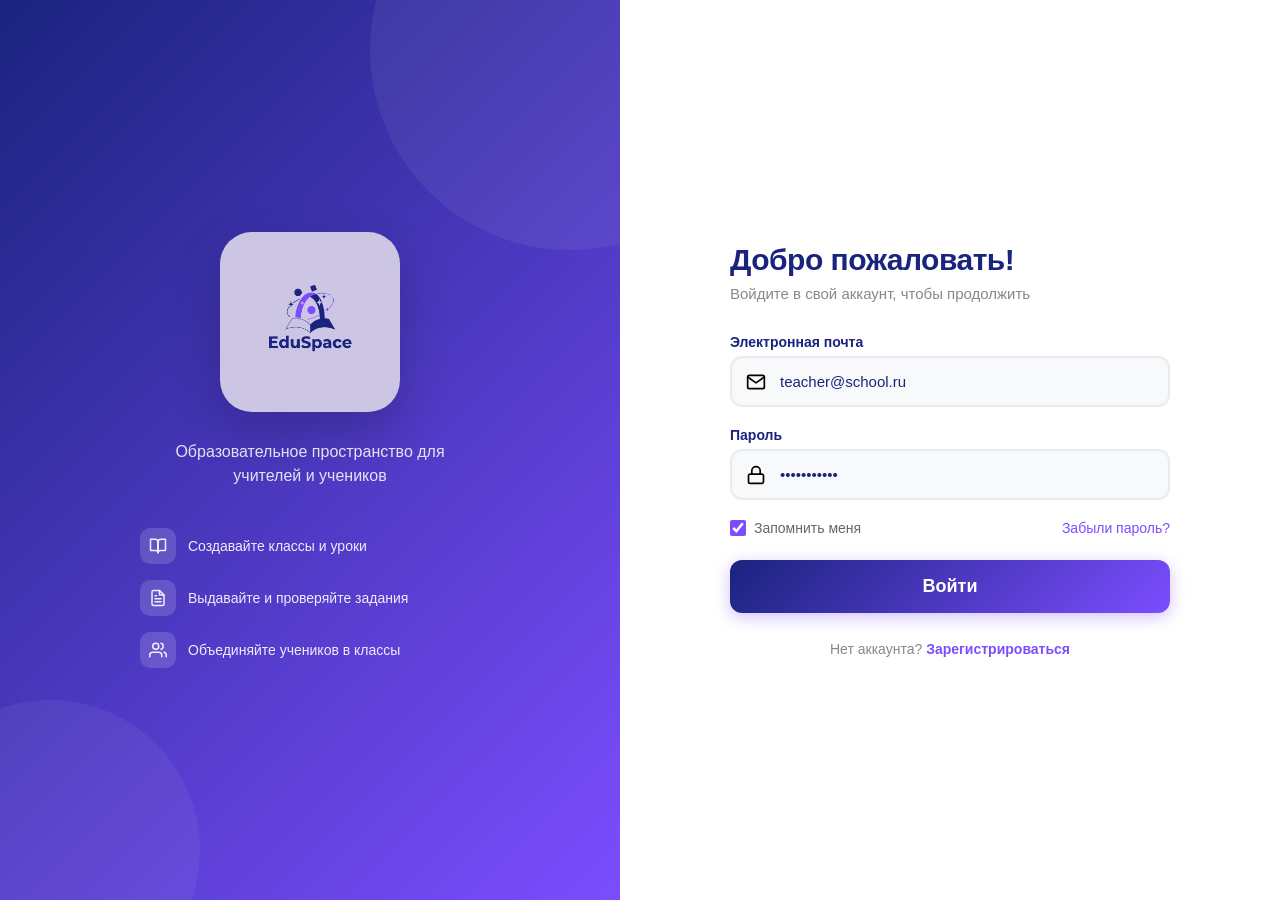
<file: index.html>
<!DOCTYPE html>
<html lang="ru">
<head>
<meta charset="UTF-8">
<meta name="viewport" content="width=device-width, initial-scale=1.0">
<link rel="stylesheet" href="css/login.css">
<title>Index</title>
</head>
<body>
  <div class="login-wrapper">

    <aside class="brand-side">
      <div class="brand-content">
        <div class="brand-logo">
          <img src="assets/logo.png" alt="EduSpace">
        </div>
        <p class="tagline">Образовательное пространство для учителей и учеников</p>

        <div class="brand-features">
          <div class="brand-feature">
            <div class="feature-icon">
              <svg>
                <use href="assets/icons.svg#book-icon"/>
              </svg>
            </div>
            Создавайте классы и уроки
          </div>
          <div class="brand-feature">
            <div class="feature-icon">
              <svg>
                <use href="assets/icons.svg#tasks-icon"/>
              </svg>
            </div>
            Выдавайте и проверяйте задания
          </div>
          <div class="brand-feature">
            <div class="feature-icon">
              <svg>
                <use href="assets/icons.svg#students-icon"/>
              </svg>
            </div>
            Объединяйте учеников в классы
          </div>
        </div>
      </div>
    </aside>

    <div class="form-side">
      <div class="form-container">
        <div class="form-header">
          <h2>Добро пожаловать!</h2>
          <p>Войдите в свой аккаунт, чтобы продолжить</p>
        </div>

        <form action="classes.html" method="get">
          <div class="form-group">
            <label for="email">Электронная почта</label>
            <div class="input-wrapper">
              <svg class="input-icon">
                <use href="assets/icons.svg#email-icon"/>
              </svg>
              <input id="email" type="email" placeholder="teacher@school.ru" value="teacher@school.ru">
            </div>
          </div>

          <div class="form-group">
            <label for="password">Пароль</label>
            <div class="input-wrapper">
              <svg class="input-icon">
                  <use href="assets/icons.svg#password-icon"/>
              </svg>
              <input id="password" type="password" placeholder="••••••••" value="password123">
            </div>
          </div>

          <div class="form-options">
            <label class="remember">
              <input type="checkbox" checked>
              Запомнить меня
            </label>
            <a href="#">Забыли пароль?</a>
          </div>

          <button type="submit" class="btn-primary">Войти</button>
        </form>

        <div class="divider">
          <div class="divider-line"></div>
          <div class="divider-text">или</div>
          <div class="divider-line"></div>
        </div>

        <div class="footer-text">
          Нет аккаунта? <a href="#">Зарегистрироваться</a>
        </div>
      </div>
    </div>

  </div>
</body>
</html>
</file>
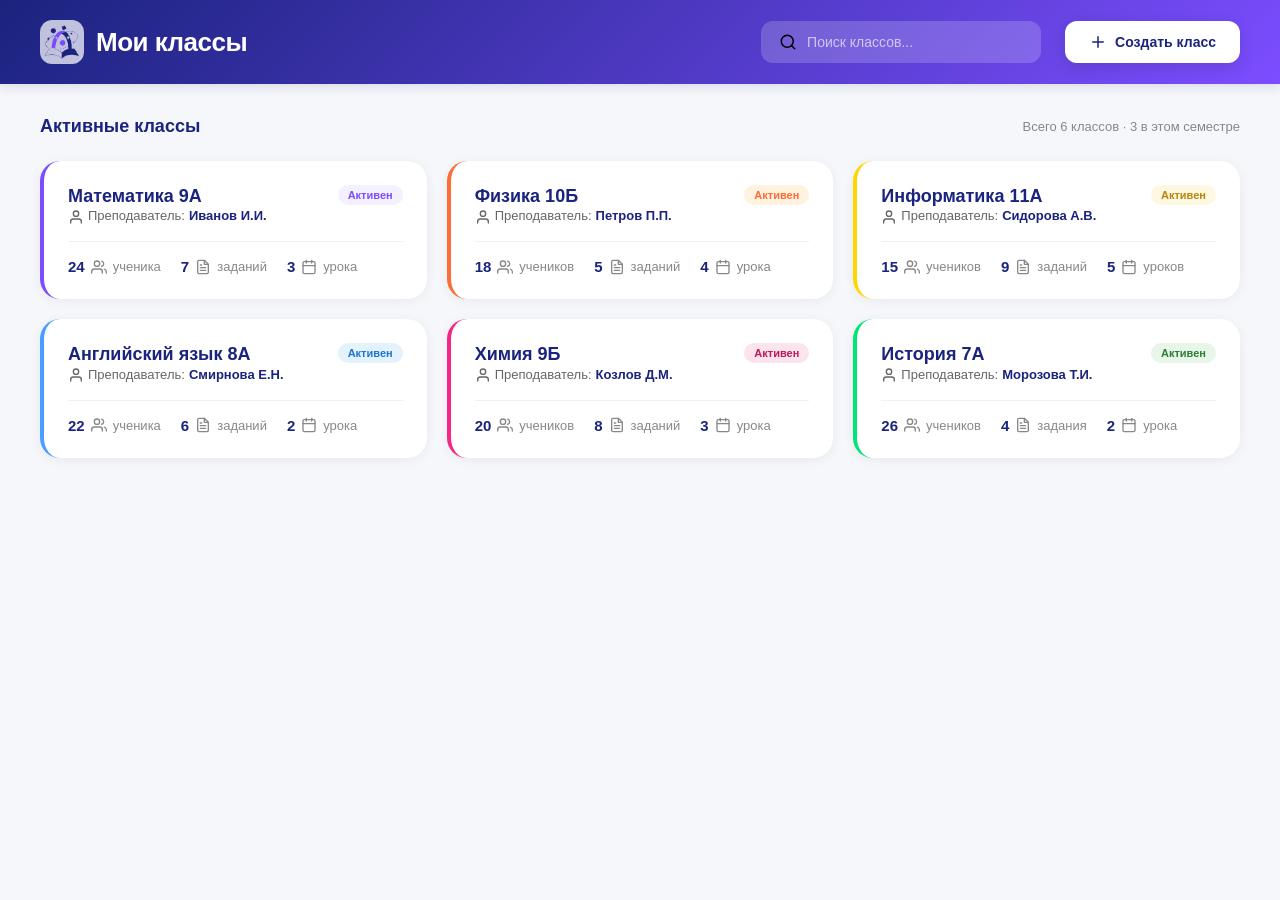
<file: classes.html>
<!DOCTYPE html>
<html lang="ru">
<head>
<meta charset="UTF-8">
<meta name="viewport" content="width=device-width, initial-scale=1.0">
<link rel="stylesheet" href="css/classes.css">
<script src="js/classes.js" defer></script>
<title>Мои классы - EduSpace</title>
</head>
<body>
  <div class="app-wrapper">

    <header class="app-header">
      <div class="header-brand">
        <div class="header-logo">
          <img src="assets/icon.png" alt="EduSpace">
        </div>
        <h1>Мои классы</h1>
      </div>

      <div class="header-search">
        <svg><use href="assets/icons.svg#search-icon"/></svg>
        <input type="text" placeholder="Поиск классов...">
      </div>

      <div class="header-actions">
        <button class="header-btn" aria-label="Поиск">
          <svg><use href="assets/icons.svg#search-icon"/></svg>
        </button>
        <button class="header-btn" aria-label="Профиль">
          <svg><use href="assets/icons.svg#profile-icon"/></svg>
        </button>

        <button class="btn-create">
          <svg><use href="assets/icons.svg#add-icon"/></svg>
          <span>Создать класс</span>
        </button>
      </div>
    </header>

    <main class="main-content">
      <div class="section-title">
        <span>Активные классы</span>
        <span class="count">
          <span class="count-mobile">6 классов</span>
          <span class="count-desktop">Всего 6 классов · 3 в этом семестре</span>
        </span>
      </div>

      <div class="class-list">

        <div class="class-card">
          <div class="card-top">
            <div class="class-name">Математика 9А</div>
            <div class="class-badge">Активен</div>
          </div>
          <div class="class-teacher">
            <svg><use href="assets/icons.svg#teacher-icon"/></svg>
            <span class="teacher-prefix">Преподаватель: </span>
            <strong>Иванов И.И.</strong>
          </div>
          <div class="class-stats">
            <div class="stat-item">
              <svg><use href="assets/icons.svg#students-icon"/></svg>
              <span class="stat-value">24</span>
              <span class="stat-label">ученика</span>
            </div>
            <div class="stat-item">
              <svg><use href="assets/icons.svg#tasks-icon"/></svg>
              <span class="stat-value">7</span>
              <span class="stat-label">заданий</span>
            </div>
            <div class="stat-item">
              <svg><use href="assets/icons.svg#lessons-icon"/></svg>
              <span class="stat-value">3</span>
              <span class="stat-label">урока</span>
            </div>
          </div>
        </div>

        <div class="class-card card-orange">
          <div class="card-top">
            <div class="class-name">Физика 10Б</div>
            <div class="class-badge" style="background:#fff3e0; color:#ff6b35;">Активен</div>
          </div>
          <div class="class-teacher">
            <svg><use href="assets/icons.svg#teacher-icon"/></svg>
            <span class="teacher-prefix">Преподаватель: </span>
            <strong>Петров П.П.</strong>
          </div>
          <div class="class-stats">
            <div class="stat-item">
              <svg><use href="assets/icons.svg#students-icon"/></svg>
              <span class="stat-value">18</span>
              <span class="stat-label">учеников</span>
            </div>
            <div class="stat-item">
              <svg><use href="assets/icons.svg#tasks-icon"/></svg>
              <span class="stat-value">5</span>
              <span class="stat-label">заданий</span>
            </div>
            <div class="stat-item">
              <svg><use href="assets/icons.svg#lessons-icon"/></svg>
              <span class="stat-value">4</span>
              <span class="stat-label">урока</span>
            </div>
          </div>
        </div>

        <div class="class-card card-gold">
          <div class="card-top">
            <div class="class-name">Информатика 11А</div>
            <div class="class-badge" style="background:#fff8e1; color:#b8860b;">Активен</div>
          </div>
          <div class="class-teacher">
            <svg><use href="assets/icons.svg#teacher-icon"/></svg>
            <span class="teacher-prefix">Преподаватель: </span>
            <strong>Сидорова А.В.</strong>
          </div>
          <div class="class-stats">
            <div class="stat-item">
              <svg><use href="assets/icons.svg#students-icon"/></svg>
              <span class="stat-value">15</span>
              <span class="stat-label">учеников</span>
            </div>
            <div class="stat-item">
              <svg><use href="assets/icons.svg#tasks-icon"/></svg>
              <span class="stat-value">9</span>
              <span class="stat-label">заданий</span>
            </div>
            <div class="stat-item">
              <svg><use href="assets/icons.svg#lessons-icon"/></svg>
              <span class="stat-value">5</span>
              <span class="stat-label">уроков</span>
            </div>
          </div>
        </div>

        <div class="class-card card-blue">
          <div class="card-top">
            <div class="class-name">Английский язык 8А</div>
            <div class="class-badge" style="background:#e3f2fd; color:#1976d2;">Активен</div>
          </div>
          <div class="class-teacher">
            <svg><use href="assets/icons.svg#teacher-icon"/></svg>
            <span class="teacher-prefix">Преподаватель: </span>
            <strong>Смирнова Е.Н.</strong>
          </div>
          <div class="class-stats">
            <div class="stat-item">
              <svg><use href="assets/icons.svg#students-icon"/></svg>
              <span class="stat-value">22</span>
              <span class="stat-label">ученика</span>
            </div>
            <div class="stat-item">
              <svg><use href="assets/icons.svg#tasks-icon"/></svg>
              <span class="stat-value">6</span>
              <span class="stat-label">заданий</span>
            </div>
            <div class="stat-item">
              <svg><use href="assets/icons.svg#lessons-icon"/></svg>
              <span class="stat-value">2</span>
              <span class="stat-label">урока</span>
            </div>
          </div>
        </div>

        <div class="class-card card-pink">
          <div class="card-top">
            <div class="class-name">Химия 9Б</div>
            <div class="class-badge" style="background:#fce4ec; color:#c2185b;">Активен</div>
          </div>
          <div class="class-teacher">
            <svg><use href="assets/icons.svg#teacher-icon"/></svg>
            <span class="teacher-prefix">Преподаватель: </span>
            <strong>Козлов Д.М.</strong>
          </div>
          <div class="class-stats">
            <div class="stat-item">
              <svg><use href="assets/icons.svg#students-icon"/></svg>
              <span class="stat-value">20</span>
              <span class="stat-label">учеников</span>
            </div>
            <div class="stat-item">
              <svg><use href="assets/icons.svg#tasks-icon"/></svg>
              <span class="stat-value">8</span>
              <span class="stat-label">заданий</span>
            </div>
            <div class="stat-item">
              <svg><use href="assets/icons.svg#lessons-icon"/></svg>
              <span class="stat-value">3</span>
              <span class="stat-label">урока</span>
            </div>
          </div>
        </div>

        <div class="class-card card-green">
          <div class="card-top">
            <div class="class-name">История 7А</div>
            <div class="class-badge" style="background:#e8f5e9; color:#2e7d32;">Активен</div>
          </div>
          <div class="class-teacher">
            <svg><use href="assets/icons.svg#teacher-icon"/></svg>
            <span class="teacher-prefix">Преподаватель: </span>
            <strong>Морозова Т.И.</strong>
          </div>
          <div class="class-stats">
            <div class="stat-item">
              <svg><use href="assets/icons.svg#students-icon"/></svg>
              <span class="stat-value">26</span>
              <span class="stat-label">учеников</span>
            </div>
            <div class="stat-item">
              <svg><use href="assets/icons.svg#tasks-icon"/></svg>
              <span class="stat-value">4</span>
              <span class="stat-label">задания</span>
            </div>
            <div class="stat-item">
              <svg><use href="assets/icons.svg#lessons-icon"/></svg>
              <span class="stat-value">2</span>
              <span class="stat-label">урока</span>
            </div>
          </div>
        </div>

      </div>
    </main>

    <button class="fab" aria-label="Создать класс">
      <svg><use href="assets/icons.svg#add-icon"/></svg>
    </button>

  </div>
</body>
</html>
</file>
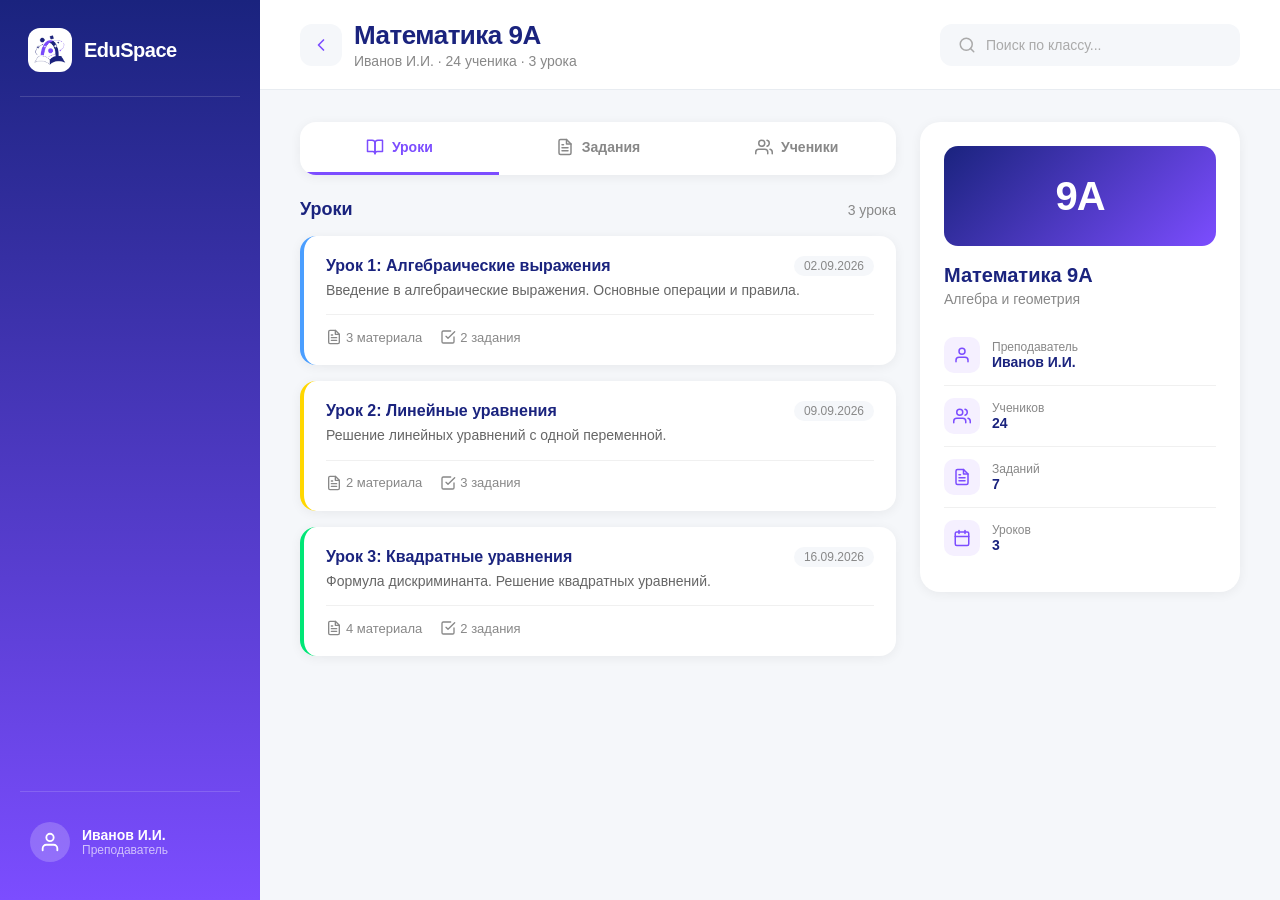
<file: classLessons.html>
<!DOCTYPE html>
<html lang="ru">
<head>
<meta charset="UTF-8">
<meta name="viewport" content="width=device-width, initial-scale=1.0">
<link rel="stylesheet" href="css/classLessons.css">
<script src="js/classLessons.js" defer></script>
<title>Математика 9А — EduSpace</title>
</head>
<body>
  <aside class="sidebar">
    <div class="sidebar-logo">
      <div class="logo-box">
        <img src="assets/icon.png" alt="EduSpace">
      </div>
      <div class="brand-name">EduSpace</div>
    </div>

    <div class="sidebar-footer">
      <div class="user-card">
        <div class="user-avatar">
          <svg viewBox="0 0 24 24">
            <use href="assets/icons.svg#profile-icon"/>
          </svg>
        </div>
        <div class="user-info">
          <div class="user-name">Иванов И.И.</div>
          <div class="user-role">Преподаватель</div>
        </div>
      </div>
    </div>
  </aside>

  <div class="app-wrapper">

    <header class="app-header">

      <div class="header-left">
        <button class="back-btn" aria-label="Назад">
          <svg viewBox="0 0 24 24">
            <use href="assets/icons.svg#back-icon"/>
          </svg>
        </button>

        <div class="title-block">
          <h1>Математика 9А</h1>
          <p class="header-subtitle">Иванов И.И. · 24 ученика · 3 урока</p>
        </div>
      </div>

      <div class="header-search">
        <svg viewBox="0 0 24 24">
          <use href="assets/icons.svg#search-icon"/>
        </svg>
        <input type="text" placeholder="Поиск по классу...">
      </div>

      <div class="header-actions">
        <button class="header-btn" aria-label="Поиск">
          <svg viewBox="0 0 24 24">
            <use href="assets/icons.svg#search-icon"/>
          </svg>
        </button>
        <button class="header-btn" aria-label="Профиль">
          <svg viewBox="0 0 24 24">
            <use href="assets/icons.svg#profile-icon"/>
          </svg>
        </button>
      </div>
    </header>

    <main class="main-content">

      <div class="content-main">

        <div class="class-hero">
          <div class="class-name">Математика 9А</div>
          <div class="class-meta">
            <span>
              <svg class="meta-icon" viewBox="0 0 24 24">
                <use href="assets/icons.svg#teacher-icon"/>
              </svg>
              Иванов И.И.
            </span>
            <span>
              <svg class="meta-icon" viewBox="0 0 24 24">
                <use href="assets/icons.svg#students-icon"/>
              </svg>
              24 ученика
            </span>
            <span>
              <svg class="meta-icon" viewBox="0 0 24 24">
                <use href="assets/icons.svg#tasks-icon"/>
              </svg>
              7 заданий
            </span>
            <span>
              <svg class="meta-icon" viewBox="0 0 24 24">
                <use href="assets/icons.svg#calendar-icon"/>
              </svg>
              3 урока
            </span>
          </div>
        </div>

        <div class="tabs">
          <div class="tab active">
            <svg viewBox="0 0 24 24">
              <use href="assets/icons.svg#book-icon"/>
            </svg>
            Уроки
          </div>
          <div class="tab">
            <svg viewBox="0 0 24 24">
              <use href="assets/icons.svg#tasks-icon"/>
            </svg>
            Задания
          </div>
          <div class="tab">
            <svg viewBox="0 0 24 24">
              <use href="assets/icons.svg#students-icon"/>
            </svg>
            Ученики
          </div>
        </div>

        <div class="section-title">
          <span>Уроки</span>
          <span class="count">3 урока</span>
        </div>

        <div class="lessons-grid">

          <div class="lesson-card lesson-blue">
            <div class="lesson-header">
              <div class="lesson-title">Урок 1: Алгебраические выражения</div>
              <div class="lesson-date">02.09.2026</div>
            </div>
            <div class="lesson-desc">Введение в алгебраические выражения. Основные операции и правила.</div>
            <div class="lesson-meta">
              <span>
                <svg viewBox="0 0 24 24">
                  <use href="assets/icons.svg#tasks-icon"/>
                </svg>
                3 материала
              </span>
              <span>
                <svg viewBox="0 0 24 24">
                  <use href="assets/icons.svg#assignment-icon"/>
                </svg>
                2 задания
              </span>
            </div>
          </div>

          <div class="lesson-card lesson-gold">
            <div class="lesson-header">
              <div class="lesson-title">Урок 2: Линейные уравнения</div>
              <div class="lesson-date">09.09.2026</div>
            </div>
            <div class="lesson-desc">Решение линейных уравнений с одной переменной.</div>
            <div class="lesson-meta">
              <span>
                <svg viewBox="0 0 24 24">
                  <use href="assets/icons.svg#tasks-icon"/>
                </svg>
                2 материала
              </span>
              <span>
                <svg viewBox="0 0 24 24">
                  <use href="assets/icons.svg#assignment-icon"/>
                </svg>
                3 задания
              </span>
            </div>
          </div>

          <div class="lesson-card lesson-green">
            <div class="lesson-header">
              <div class="lesson-title">Урок 3: Квадратные уравнения</div>
              <div class="lesson-date">16.09.2026</div>
            </div>
            <div class="lesson-desc">Формула дискриминанта. Решение квадратных уравнений.</div>
            <div class="lesson-meta">
              <span>
                <svg viewBox="0 0 24 24">
                  <use href="assets/icons.svg#tasks-icon"/>
                </svg>
                4 материала
              </span>
              <span>
                <svg viewBox="0 0 24 24">
                  <use href="assets/icons.svg#assignment-icon"/>
                </svg>
                2 задания
              </span>
            </div>
          </div>

        </div>
      </div>

      <aside class="content-side">
        <div class="class-info-card">
          <div class="class-cover">
            <span>9А</span>
          </div>
          <div class="class-name">Математика 9А</div>
          <div class="class-subject">Алгебра и геометрия</div>

          <div class="meta-list">
            <div class="meta-row">
              <div class="meta-icon-box">
                <svg viewBox="0 0 24 24">
                  <use href="assets/icons.svg#teacher-icon"/>
                </svg>
              </div>
              <div>
                <div class="meta-label">Преподаватель</div>
                <div class="meta-value">Иванов И.И.</div>
              </div>
            </div>

            <div class="meta-row">
              <div class="meta-icon-box">
                <svg viewBox="0 0 24 24">
                  <use href="assets/icons.svg#students-icon"/>
                </svg>
              </div>
              <div>
                <div class="meta-label">Учеников</div>
                <div class="meta-value">24</div>
              </div>
            </div>

            <div class="meta-row">
              <div class="meta-icon-box">
                <svg viewBox="0 0 24 24">
                  <use href="assets/icons.svg#tasks-icon"/>
                </svg>
              </div>
              <div>
                <div class="meta-label">Заданий</div>
                <div class="meta-value">7</div>
              </div>
            </div>

            <div class="meta-row">
              <div class="meta-icon-box">
                <svg viewBox="0 0 24 24">
                  <use href="assets/icons.svg#calendar-icon"/>
                </svg>
              </div>
              <div>
                <div class="meta-label">Уроков</div>
                <div class="meta-value">3</div>
              </div>
            </div>
          </div>
        </div>
      </aside>

    </main>
  </div>

</body>
</html>
</file>
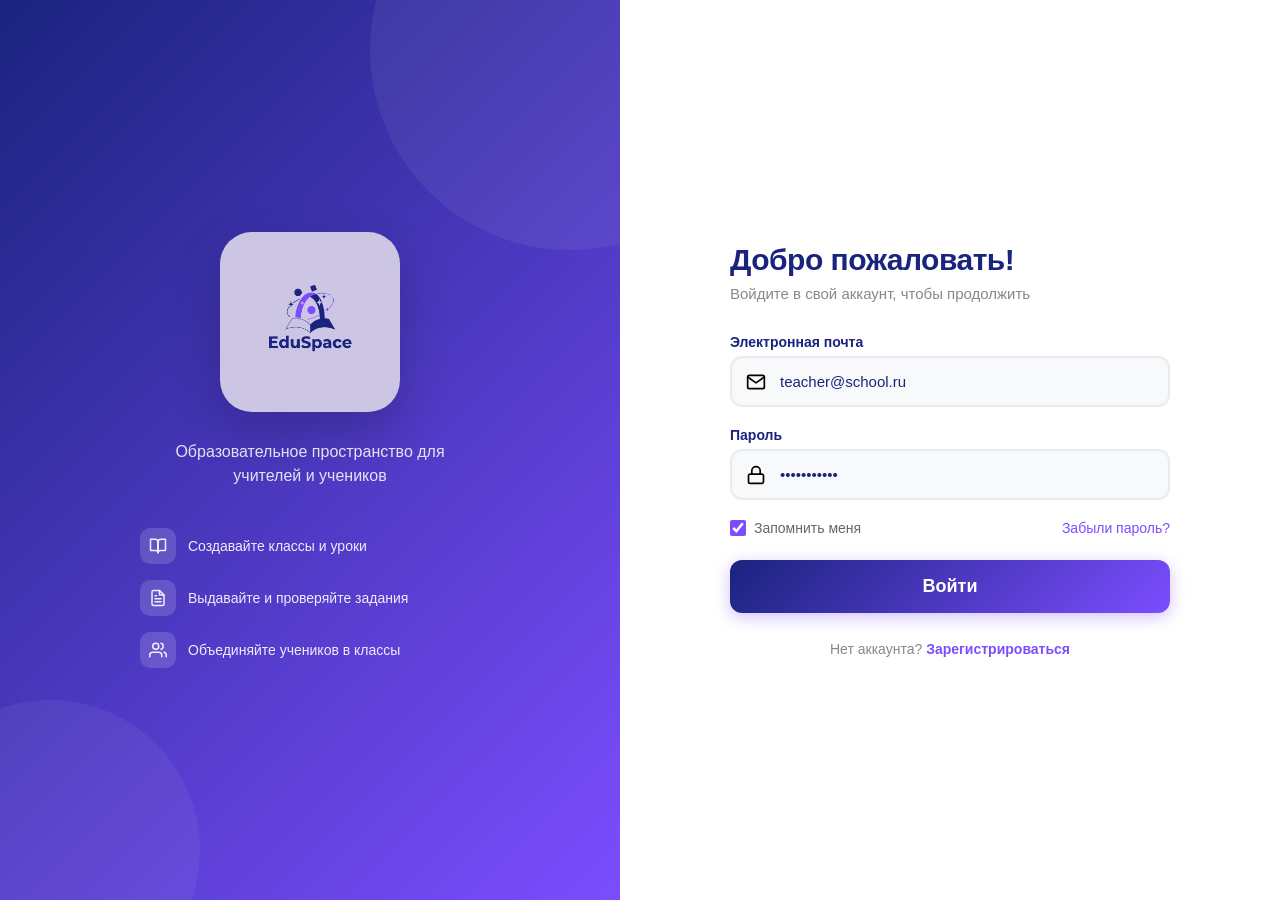
<file: login.html>
<!DOCTYPE html>
<html lang="ru">
<head>
<meta charset="UTF-8">
<meta name="viewport" content="width=device-width, initial-scale=1.0">
<link rel="stylesheet" href="css/login.css">
<title>Вход - EduSpace</title>
</head>
<body>
  <div class="login-wrapper">

    <aside class="brand-side">
      <div class="brand-content">
        <div class="brand-logo">
          <img src="assets/logo.png" alt="EduSpace">
        </div>
        <p class="tagline">Образовательное пространство для учителей и учеников</p>

        <div class="brand-features">
          <div class="brand-feature">
            <div class="feature-icon">
              <svg>
                <use href="assets/icons.svg#book-icon"/>
              </svg>
            </div>
            Создавайте классы и уроки
          </div>
          <div class="brand-feature">
            <div class="feature-icon">
              <svg>
                <use href="assets/icons.svg#tasks-icon"/>
              </svg>
            </div>
            Выдавайте и проверяйте задания
          </div>
          <div class="brand-feature">
            <div class="feature-icon">
              <svg>
                <use href="assets/icons.svg#students-icon"/>
              </svg>
            </div>
            Объединяйте учеников в классы
          </div>
        </div>
      </div>
    </aside>

    <div class="form-side">
      <div class="form-container">
        <div class="form-header">
          <h2>Добро пожаловать!</h2>
          <p>Войдите в свой аккаунт, чтобы продолжить</p>
        </div>

        <form action="classes.html" method="get">
          <div class="form-group">
            <label for="email">Электронная почта</label>
            <div class="input-wrapper">
              <svg class="input-icon">
                <use href="assets/icons.svg#email-icon"/>
              </svg>
              <input id="email" type="email" placeholder="teacher@school.ru" value="teacher@school.ru">
            </div>
          </div>

          <div class="form-group">
            <label for="password">Пароль</label>
            <div class="input-wrapper">
              <svg class="input-icon">
                  <use href="assets/icons.svg#password-icon"/>
              </svg>
              <input id="password" type="password" placeholder="••••••••" value="password123">
            </div>
          </div>

          <div class="form-options">
            <label class="remember">
              <input type="checkbox" checked>
              Запомнить меня
            </label>
            <a href="#">Забыли пароль?</a>
          </div>

          <button type="submit" class="btn-primary">Войти</button>
        </form>

        <div class="divider">
          <div class="divider-line"></div>
          <div class="divider-text">или</div>
          <div class="divider-line"></div>
        </div>

        <div class="footer-text">
          Нет аккаунта? <a href="#">Зарегистрироваться</a>
        </div>
      </div>
    </div>

  </div>
</body>
</html>
</file>
<file: css/login.css>
*, *::before, *::after { margin: 0; padding: 0; box-sizing: border-box; }

  body {
    font-family: -apple-system, BlinkMacSystemFont, 'Segoe UI', Roboto, sans-serif;
    background: #fff;
    min-height: 100vh;
  }

  .login-wrapper {
    width: 100%;
    min-height: 100vh;
    background: #fff;
    padding: 40px 24px 32px;
  }

  .brand-side {
    text-align: center;
    margin-bottom: 28px;
  }

  .brand-logo {
    width: 220px;
    height: 220px;
    border-radius: 24px;
    margin: 0 auto 0;
    display: flex;
    align-items: center;
    justify-content: center;
    box-shadow: 0 8px 24px rgba(124,77,255,.25);
    overflow: hidden;
  }
  .brand-logo img { width: 100%; height: 100%; object-fit: contain; }

  .tagline {
    color: #888;
    font-size: 14px;
    margin-top: 4px;
  }

  .brand-features { display: none; }
  .form-header    { display: none; }

  .form-container { width: 100%; }
  .form-group { margin-bottom: 18px; }
  .form-group label {
    display: block;
    font-size: 14px;
    font-weight: 600;
    color: #1a237e;
    margin-bottom: 6px;
  }
  .input-wrapper { position: relative; }
  .input-icon    { display: none; }

  .form-group input {
    width: 100%;
    padding: 14px 16px;
    border: 2px solid #e8ecf1;
    border-radius: 12px;                   
    font-size: 16px;
    background: #f8f9fa;
    color: #1a237e;
    outline: none;
    transition: border-color .3s, background .3s;
  }
  .form-group input:focus { border-color: #7c4dff; background: #fff; }
  .form-group input::placeholder { color: #bbb; }

  .form-options {
    display: flex;
    justify-content: space-between;
    align-items: center;
    margin: 4px 0 20px;
    font-size: 14px;
  }
  .form-options .remember {
    display: flex; align-items: center; gap: 8px;
    color: #666; cursor: pointer;
  }
  .form-options .remember input {
    width: 16px; height: 16px;
    accent-color: #7c4dff; cursor: pointer;
  }
  .form-options a { color: #7c4dff; font-weight: 500; text-decoration: none; }
  .form-options a:hover { text-decoration: underline; }

  .btn-primary {
    width: 100%;
    padding: 16px;
    background: linear-gradient(135deg, #1a237e, #7c4dff);
    color: #fff;
    border: 0;
    border-radius: 12px;
    font-size: 18px;
    font-weight: 600;
    cursor: pointer;
    box-shadow: 0 4px 16px rgba(124,77,255,.35);
    transition: transform .2s, box-shadow .2s;
  }
  .btn-primary:hover  { box-shadow: 0 6px 24px rgba(124,77,255,.5); }
  .btn-primary:active { transform: scale(.98); }

  .divider {
    display: flex; align-items: center;
    margin: 24px 0;
  }
  .divider-line { flex: 1; height: 1px; background: #e8ecf1; }
  .divider-text { padding: 0 16px; color: #aaa; font-size: 13px; }

  .footer-text {
    text-align: center;
    margin-top: 20px;
    color: #888;
    font-size: 14px;
  }
  .footer-text a { color: #7c4dff; font-weight: 600; text-decoration: none; }
  .footer-text a:hover { text-decoration: underline; }

  @media (min-width: 900px) {
    body {
      background: #f5f7fa;
      padding: 0;
      display: block;
      overflow: hidden;
    }

    .login-wrapper {
      width: 100vw;
      height: 100vh;
      min-height: 0;
      padding: 0;
      display: flex;
      background: transparent;
    }

    .brand-side {
      flex: 1;
      background: linear-gradient(135deg, #1a237e 0%, #7c4dff 100%);
      padding: 60px 50px;
      display: flex;
      align-items: center;
      justify-content: center;
      position: relative;
      overflow: hidden;
      text-align: center;
      margin-bottom: 0;
    }
    .brand-side::before,
    .brand-side::after {
      content: "";
      position: absolute;
      border-radius: 50%;
      display: block;
    }
    .brand-side::before { width: 400px; height: 400px; top: -150px;  right: -150px;
                          background: rgba(255,255,255,.06); }
    .brand-side::after  { width: 300px; height: 300px; bottom: -100px; left: -100px;
                          background: rgba(255,255,255,.05); }

    .brand-content { position: relative; z-index: 1; color: #fff; }
    .brand-logo {
      width: 180px; height: 180px;
      border-radius: 32px;
      padding: 24px;
      background: #ccc6e4;
      margin-bottom: 28px;
      box-shadow: 0 20px 50px rgba(0,0,0,.2);
    }
    .tagline {
      font-size: 16px;
      color: rgba(255,255,255,.85);
      line-height: 1.5;
      max-width: 340px;
      margin: 0 auto;
    }
    .brand-features {
      display: flex;
      flex-direction: column;
      gap: 16px;
      margin-top: 40px;
      text-align: left;
    }
    .brand-feature {
      display: flex; align-items: center; gap: 12px;
      font-size: 14px;
      color: rgba(255,255,255,.9);
    }
    .feature-icon {
      width: 36px; height: 36px;
      border-radius: 10px;
      background: rgba(255,255,255,.15);
      display: flex; align-items: center; justify-content: center;
      flex-shrink: 0;
    }
    .feature-icon svg {
      width: 18px; height: 18px;
      fill: none; stroke: #fff;
      stroke-width: 2; stroke-linecap: round; stroke-linejoin: round;
    }

    .form-side {
      flex: 1;
      background: #fff;
      padding: 60px 70px;
      display: flex;
      align-items: center;
      justify-content: center;
    }
    .form-container { max-width: 440px; }

    .form-header { display: block; margin-bottom: 32px; }
    .form-header h2 {
      font-size: 30px;
      font-weight: 700;
      color: #1a237e;
      letter-spacing: -.5px;
      margin-bottom: 8px;
    }
    .form-header p { font-size: 15px; color: #888; }

    .form-group { margin-bottom: 20px; }
    .input-icon {
      display: block;
      position: absolute;
      left: 16px; top: 50%;
      transform: translateY(-50%);
      width: 20px; height: 20px;
      fill: none; stroke: #aaa;
      stroke-width: 2; stroke-linecap: round; stroke-linejoin: round;
      pointer-events: none;
    }
    .form-group input { padding: 15px 16px 15px 48px; font-size: 15px; }

    .form-options { margin: 0 0 24px; }

    .divider { display: none; }

    .footer-text { margin-top: 28px; }
  }
</file>
<file: css/classes.css>
*, *::before, *::after { margin: 0; padding: 0; box-sizing: border-box; }

  body {
    font-family: -apple-system, BlinkMacSystemFont, 'Segoe UI', Roboto, sans-serif;
    background: #f5f7fa;
    min-height: 100vh;
  }

  .app-wrapper {
    width: 100%;
    min-height: 100vh;
    background: #f5f7fa;
    position: relative;
  }

  .app-header {
    background: linear-gradient(135deg, #1a237e, #7c4dff);
    padding: 16px 20px;
    position: sticky;
    top: 0;
    z-index: 100;
    display: flex;
    justify-content: space-between;
    align-items: center;
    gap: 12px;
  }

  .header-brand {
    display: flex;
    align-items: center;
    gap: 12px;
    min-width: 0;
  }

  .header-logo {
    width: 40px;
    height: 40px;
    background: rgba(255,255,255,.718);
    border-radius: 12px;
    display: flex;
    align-items: center;
    justify-content: center;
    overflow: hidden;
    flex-shrink: 0;
  }

  .header-logo img {
    width: 100%;
    height: 100%;
    object-fit: contain;
    padding: 4px;
  }

  .app-header h1 {
    color: #fff;
    font-size: 20px;
    font-weight: 700;
    letter-spacing: -.5px;
    white-space: nowrap;
  }

  .header-search { display: none; }

  .header-actions {
    display: flex;
    gap: 12px;
    align-items: center;
    flex-shrink: 0;
  }

  .header-btn {
    background: rgba(255,255,255,.2);
    border: none;
    border-radius: 50%;
    width: 38px;
    height: 38px;
    color: #fff;
    display: flex;
    align-items: center;
    justify-content: center;
    cursor: pointer;
    padding: 0;
    transition: background .2s;
  }

  .header-btn svg {
    width: 20px;
    height: 20px;
    fill: none;
    stroke: currentColor;
    stroke-width: 2;
    stroke-linecap: round;
    stroke-linejoin: round;
  }

  .header-btn:active { background: rgba(255,255,255,.35); }

  .btn-create { display: none; }

  .main-content {
    width: 100%;
    padding: 16px 20px 100px;
  }

  .section-title {
    font-size: 18px;
    font-weight: 700;
    color: #1a237e;
    margin-bottom: 16px;
    display: flex;
    justify-content: space-between;
    align-items: baseline;
    gap: 12px;
  }

  .count {
    font-size: 13px;
    font-weight: 400;
    color: #888;
    white-space: nowrap;
  }

  .count-mobile  { display: inline; }
  .count-desktop { display: none; }

  .class-list {
    display: flex;
    flex-direction: column;
    gap: 14px;
  }

  .class-card {
    background: #fff;
    border-radius: 16px;
    padding: 18px 20px;
    box-shadow: 0 2px 12px rgba(0,0,0,.06);
    border-left: 4px solid #7c4dff;
    cursor: pointer;
    transition: transform .2s, box-shadow .2s;
  }

  .class-card:active {
    transform: scale(.98);
    box-shadow: 0 1px 6px rgba(0,0,0,.08);
  }

  .card-top {
    display: flex;
    justify-content: space-between;
    align-items: flex-start;
    gap: 10px;
  }

  .class-name {
    font-size: 17px;
    font-weight: 600;
    color: #1a237e;
    line-height: 1.3;
  }

  .class-badge { display: none; }

  .class-teacher {
    font-size: 13px;
    color: #666;
    margin-top: 6px;
    display: flex;
    align-items: center;
    gap: 4px;
    line-height: 1.3;
  }

  .class-teacher svg {
    width: 16px;
    height: 16px;
    fill: none;
    stroke: currentColor;
    stroke-width: 2;
    stroke-linecap: round;
    stroke-linejoin: round;
    flex-shrink: 0;
  }

  .class-teacher strong {
    color: #1a237e;
    font-weight: 600;
  }

  .teacher-prefix { display: none; }

  .class-stats {
    display: flex;
    flex-wrap: wrap;
    gap: 14px;
    margin-top: 8px;
  }

  .stat-item {
    display: flex;
    align-items: center;
    gap: 4px;
    font-size: 13px;
    color: #888;
  }

  .stat-item svg {
    width: 16px;
    height: 16px;
    fill: none;
    stroke: currentColor;
    stroke-width: 2;
    stroke-linecap: round;
    stroke-linejoin: round;
    flex-shrink: 0;
  }

  .stat-value { color: #888; }
  .stat-label { color: #888; }

  .fab {
    position: fixed;
    bottom: 30px;
    left: 50%;
    transform: translateX(-50%);
    background: linear-gradient(135deg, #1a237e, #7c4dff);
    color: #fff;
    border: none;
    border-radius: 50%;
    width: 60px;
    height: 60px;
    box-shadow: 0 4px 20px rgba(124,77,255,.4);
    cursor: pointer;
    transition: transform .2s;
    display: flex;
    align-items: center;
    justify-content: center;
    padding: 0;
    z-index: 90;
  }

  .fab svg {
    width: 28px;
    height: 28px;
    fill: none;
    stroke: currentColor;
    stroke-width: 2.5;
    stroke-linecap: round;
    stroke-linejoin: round;
  }

  .fab:active { transform: translateX(-50%) scale(.92); }

  .card-green  { border-left-color: #00e676; }
  .card-orange { border-left-color: #ff6b35; }
  .card-gold   { border-left-color: #ffd700; }
  .card-blue   { border-left-color: #4a9eff; }
  .card-pink   { border-left-color: #f72585; }

  @media (min-width: 900px) {

    .app-header {
      padding: 20px 40px;
      gap: 24px;
      box-shadow: 0 2px 12px rgba(26,35,126,.15);
    }

    .header-logo {
      width: 44px;
      height: 44px;
      border-radius: 12px;
    }

    .app-header h1 {
      font-size: 26px;
    }

    .header-search {
      display: flex;
      align-items: center;
      gap: 10px;
      background: rgba(255,255,255,.18);
      border-radius: 12px;
      padding: 10px 16px;
      width: 280px;
      margin-left: auto;
      border: 2px solid transparent;
      transition: border-color .2s, background .2s;
    }

    .header-search:focus-within {
      border-color: rgba(255,255,255,.7);
      background: rgba(255,255,255,.25);
    }

    .header-search svg {
      width: 18px;
      height: 18px;
      fill: none;
      stroke: rgba(255,255,255,.85);
      stroke-width: 2;
      stroke-linecap: round;
      stroke-linejoin: round;
      flex-shrink: 0;
    }

    .header-search input {
      border: none;
      background: transparent;
      outline: none;
      font-size: 14px;
      color: #fff;
      width: 100%;
      font-family: inherit;
    }

    .header-search input::placeholder { color: rgba(255,255,255,.65); }

    .header-btn { display: none; }

    .btn-create {
      display: flex;
      align-items: center;
      gap: 8px;
      padding: 12px 24px;
      background: #fff;
      color: #1a237e;
      border: none;
      border-radius: 12px;
      font-size: 14px;
      font-weight: 600;
      font-family: inherit;
      cursor: pointer;
      transition: box-shadow .2s, transform .2s;
      box-shadow: 0 4px 16px rgba(0,0,0,.12);
      white-space: nowrap;
    }

    .btn-create:hover  { box-shadow: 0 6px 22px rgba(0,0,0,.2); }
    .btn-create:active { transform: scale(.97); }

    .btn-create svg {
      width: 18px;
      height: 18px;
      fill: none;
      stroke: #1a237e;
      stroke-width: 2.5;
      stroke-linecap: round;
      stroke-linejoin: round;
    }

    .main-content { padding: 32px 40px 40px; }

    .section-title {
      font-size: 18px;
      margin-bottom: 24px;
      align-items: center;
    }

    .count-mobile  { display: none; }
    .count-desktop { display: inline; }

    .class-list {
      display: grid;
      grid-template-columns: repeat(auto-fill, minmax(320px, 1fr));
      gap: 20px;
    }

    .class-card {
      border-radius: 20px;
      padding: 24px;
      display: flex;
      flex-direction: column;
    }

    .class-card:hover {
      transform: translateY(-4px);
      box-shadow: 0 12px 28px rgba(26,35,126,.12);
    }

    .class-badge {
      display: inline-block;
      font-size: 11px;
      font-weight: 600;
      color: #7c4dff;
      background: #f5f0ff;
      padding: 4px 10px;
      border-radius: 20px;
      white-space: nowrap;
      flex-shrink: 0;
    }

    .class-name {
      font-size: 18px;
      font-weight: 700;
    }

    .class-teacher {
      font-size: 13px;
      margin-top: 0;
      margin-bottom: 16px;
      padding-bottom: 16px;
      border-bottom: 1px solid #f0f0f0;
    }

    .teacher-prefix { display: inline; }

    .class-stats {
      margin-top: auto;
      gap: 20px;
      flex-wrap: nowrap;
    }

    .stat-item {
      display: flex;
      flex-direction: row;
      align-items: center;
      gap: 6px;
      font-size: 13px;
    }

    .stat-item svg {
      width: 16px;
      height: 16px;
      stroke: #888;
    }

    .stat-value {
      font-size: 15px;
      font-weight: 700;
      color: #1a237e;
      order: -1;
    }

    .stat-label {
      font-size: 13px;
      color: #888;
    }

    .fab { display: none; }
  }
</file>
<file: css/classLessons.css>
*, *::before, *::after {
    margin: 0;
    padding: 0;
    box-sizing: border-box;
  }

  body {
    font-family: -apple-system, BlinkMacSystemFont, 'Segoe UI', Roboto, sans-serif;
    background: #f5f7fa;
    min-height: 100vh;
    color: #1a237e;
  }

  .sidebar { display: none; }

  .app-wrapper {
    width: 100%;
    min-height: 100vh;
    background: #f5f7fa;
    display: flex;
    flex-direction: column;
  }

  .app-header {
    background: linear-gradient(135deg, #1a237e, #7c4dff);
    padding: 14px 16px;
    position: sticky;
    top: 0;
    z-index: 100;
    display: flex;
    justify-content: space-between;
    align-items: center;
    gap: 10px;
  }

  .header-left {
    display: flex;
    align-items: center;
    gap: 12px;
    min-width: 0;
    flex: 1;
  }

  .back-btn {
    background: rgba(255,255,255,.2);
    border: none;
    border-radius: 50%;
    width: 38px;
    height: 38px;
    display: flex;
    align-items: center;
    justify-content: center;
    cursor: pointer;
    padding: 0;
    flex-shrink: 0;
    color: #fff;
    transition: background .2s;
  }

  .back-btn svg {
    width: 20px;
    height: 20px;
  }

  .back-btn:active { background: rgba(255,255,255,.35); }

  .title-block { min-width: 0; }

  .title-block h1 {
    color: #fff;
    font-size: 18px;
    font-weight: 700;
    letter-spacing: -.5px;
    white-space: nowrap;
    overflow: hidden;
    text-overflow: ellipsis;
  }

  .header-subtitle { display: none; }

  .header-search { display: none; }

  .header-actions {
    display: flex;
    gap: 10px;
    flex-shrink: 0;
  }

  .header-btn {
    background: rgba(255,255,255,.2);
    border: none;
    border-radius: 50%;
    width: 38px;
    height: 38px;
    display: flex;
    align-items: center;
    justify-content: center;
    cursor: pointer;
    padding: 0;
    color: #fff;
    transition: background .2s;
  }

  .header-btn svg {
    width: 20px;
    height: 20px;
  }

  .header-btn:active { background: rgba(255,255,255,.35); }

  .main-content {
    width: 100%;
    padding: 16px 20px 60px;
    flex: 1;
  }

  .class-hero {
    background: #fff;
    border-radius: 20px;
    padding: 20px;
    margin-bottom: 20px;
    box-shadow: 0 2px 12px rgba(0,0,0,.06);
  }

  .class-hero .class-name {
    font-size: 22px;
    font-weight: 700;
    color: #1a237e;
  }

  .class-hero .class-meta {
    display: flex;
    flex-wrap: wrap;
    gap: 12px 20px;
    margin-top: 10px;
    font-size: 14px;
    color: #666;
  }

  .class-hero .class-meta span {
    display: flex;
    align-items: center;
    gap: 6px;
  }

  .class-hero .meta-icon {
    width: 18px;
    height: 18px;
    color: #666;
    flex-shrink: 0;
  }

  .tabs {
    display: flex;
    background: #fff;
    border-radius: 16px;
    overflow: hidden;
    margin-bottom: 20px;
    box-shadow: 0 2px 12px rgba(0,0,0,.06);
  }

  .tab {
    flex: 1;
    padding: 14px 8px;
    text-align: center;
    font-size: 14px;
    font-weight: 600;
    color: #888;
    cursor: pointer;
    border-bottom: 3px solid transparent;
    transition: all .3s;
    display: flex;
    align-items: center;
    justify-content: center;
    gap: 6px;
    user-select: none;
  }

  .tab svg {
    width: 18px;
    height: 18px;
  }

  .tab.active {
    color: #7c4dff;
    border-bottom-color: #7c4dff;
  }

  .tab:active { background: #f5f0ff; }

  .section-title {
    font-size: 16px;
    font-weight: 700;
    color: #1a237e;
    margin-bottom: 12px;
    display: flex;
    justify-content: space-between;
    align-items: baseline;
    gap: 12px;
  }

  .section-title .count {
    font-size: 13px;
    color: #888;
    font-weight: 400;
    white-space: nowrap;
  }

  .lessons-grid {
    display: flex;
    flex-direction: column;
    gap: 12px;
  }

  .lesson-card {
    background: #fff;
    border-radius: 14px;
    padding: 16px 18px;
    box-shadow: 0 1px 8px rgba(0,0,0,.04);
    border-left: 4px solid #4a9eff;
  }

  .lesson-header {
    display: flex;
    justify-content: space-between;
    align-items: flex-start;
    gap: 12px;
  }

  .lesson-title {
    font-size: 16px;
    font-weight: 600;
    color: #1a237e;
    line-height: 1.3;
  }

  .lesson-date {
    font-size: 12px;
    color: #888;
    white-space: nowrap;
    flex-shrink: 0;
  }

  .lesson-desc {
    font-size: 14px;
    color: #666;
    margin-top: 4px;
    line-height: 1.4;
  }

  .lesson-meta {
    display: flex;
    flex-wrap: wrap;
    gap: 16px;
    margin-top: 10px;
    font-size: 13px;
    color: #888;
  }

  .lesson-meta span {
    display: flex;
    align-items: center;
    gap: 4px;
  }

  .lesson-meta svg {
    width: 16px;
    height: 16px;
    flex-shrink: 0;
  }

  .lesson-blue  { border-left-color: #4a9eff; }
  .lesson-gold  { border-left-color: #ffd700; }
  .lesson-green { border-left-color: #00e676; }

  .content-side { display: none; }

  @media (min-width: 900px) {

    .sidebar {
      display: flex;
      flex-direction: column;
      width: 260px;
      background: linear-gradient(180deg, #1a237e 0%, #7c4dff 100%);
      padding: 28px 20px;
      position: fixed;
      top: 0;
      left: 0;
      height: 100vh;
      z-index: 100;
    }

    .sidebar-logo {
      display: flex;
      align-items: center;
      gap: 12px;
      padding: 0 8px 24px;
      border-bottom: 1px solid rgba(255,255,255,.15);
    }

    .sidebar-logo .logo-box {
      width: 44px;
      height: 44px;
      background: #fff;
      border-radius: 12px;
      display: flex;
      align-items: center;
      justify-content: center;
      overflow: hidden;
      flex-shrink: 0;
      padding: 6px;
    }

    .sidebar-logo .logo-box img {
      width: 100%;
      height: 100%;
      object-fit: contain;
    }

    .sidebar-logo .brand-name {
      color: #fff;
      font-size: 20px;
      font-weight: 700;
      letter-spacing: -.5px;
    }

    .sidebar-footer {
      margin-top: auto;
      padding-top: 20px;
      border-top: 1px solid rgba(255,255,255,.15);
    }

    .user-card {
      display: flex;
      align-items: center;
      gap: 12px;
      padding: 10px;
      border-radius: 12px;
      cursor: pointer;
      transition: background .2s;
    }

    .user-card:hover { background: rgba(255,255,255,.1); }

    .user-avatar {
      width: 40px;
      height: 40px;
      border-radius: 50%;
      background: rgba(255,255,255,.2);
      display: flex;
      align-items: center;
      justify-content: center;
      flex-shrink: 0;
      color: #fff;
    }

    .user-avatar svg {
      width: 22px;
      height: 22px;
    }

    .user-info { flex: 1; min-width: 0; }

    .user-info .user-name {
      color: #fff;
      font-size: 14px;
      font-weight: 600;
      white-space: nowrap;
      overflow: hidden;
      text-overflow: ellipsis;
    }

    .user-info .user-role {
      color: rgba(255,255,255,.65);
      font-size: 12px;
    }

    .app-wrapper {
      margin-left: 260px;
      width: calc(100% - 260px);
    }

    .app-header {
      background: #fff;
      padding: 20px 40px;
      border-bottom: 1px solid #e8ecf1;
      gap: 24px;
    }

    .title-block h1 {
      color: #1a237e;
      font-size: 26px;
      white-space: normal;
      overflow: visible;
      text-overflow: clip;
    }

    .header-subtitle {
      display: block;
      font-size: 14px;
      color: #888;
      margin-top: 2px;
      font-weight: 400;
    }

    .back-btn {
      background: #f5f7fa;
      border-radius: 12px;
      width: 42px;
      height: 42px;
      color: #7c4dff;
    }

    .back-btn:hover { background: #ede7ff; }

    .header-actions { display: none; }

    .header-search {
      display: flex;
      align-items: center;
      gap: 10px;
      background: #f5f7fa;
      border-radius: 12px;
      padding: 10px 16px;
      width: 300px;
      border: 2px solid transparent;
      transition: border-color .2s, background .2s;
      margin-left: auto;
      color: #aaa;
    }

    .header-search:focus-within {
      border-color: #7c4dff;
      background: #fff;
    }

    .header-search svg {
      width: 18px;
      height: 18px;
      flex-shrink: 0;
    }

    .header-search input {
      border: none;
      background: transparent;
      outline: none;
      font-size: 14px;
      color: #1a237e;
      width: 100%;
      font-family: inherit;
    }

    .header-search input::placeholder { color: #aaa; }

    .main-content {
      padding: 32px 40px 40px;
      display: flex;
      gap: 24px;
      align-items: flex-start;
    }

    .content-main {
      flex: 1;
      min-width: 0;
    }

    .class-hero { display: none; }

    .content-side {
      display: flex;
      flex-direction: column;
      gap: 20px;
      width: 320px;
      flex-shrink: 0;
    }

    .tabs { margin-bottom: 24px; }

    .tab { padding: 16px 20px; gap: 8px; }
    .tab:hover { background: #faf8ff; }

    .section-title {
      font-size: 18px;
      margin-bottom: 16px;
    }

    .section-title .count { font-size: 14px; }

    .lessons-grid {
      display: grid;
      grid-template-columns: repeat(auto-fill, minmax(340px, 1fr));
      gap: 16px;
    }

    .lesson-card {
      border-radius: 16px;
      padding: 20px 22px;
      box-shadow: 0 2px 12px rgba(0,0,0,.06);
      cursor: pointer;
      transition: transform .2s, box-shadow .2s;
      display: flex;
      flex-direction: column;
    }

    .lesson-card:hover {
      transform: translateY(-3px);
      box-shadow: 0 10px 24px rgba(26,35,126,.1);
    }

    .lesson-date {
      background: #f5f7fa;
      padding: 3px 10px;
      border-radius: 20px;
      flex-shrink: 0;
    }

    .lesson-desc {
      margin-bottom: 14px;
      flex: 1;
    }

    .lesson-meta {
      padding-top: 14px;
      border-top: 1px solid #f0f0f0;
      margin-top: auto;
      gap: 18px;
    }

    .class-info-card {
      background: #fff;
      border-radius: 20px;
      padding: 24px;
      box-shadow: 0 2px 12px rgba(0,0,0,.06);
    }

    .class-info-card .class-cover {
      width: 100%;
      height: 100px;
      border-radius: 14px;
      background: linear-gradient(135deg, #1a237e, #7c4dff);
      display: flex;
      align-items: center;
      justify-content: center;
      margin-bottom: 18px;
    }

    .class-info-card .class-cover span {
      color: #fff;
      font-size: 40px;
      font-weight: 700;
      letter-spacing: -1px;
    }

    .class-info-card .class-name {
      font-size: 20px;
      font-weight: 700;
      color: #1a237e;
      margin-bottom: 4px;
    }

    .class-info-card .class-subject {
      font-size: 14px;
      color: #888;
      margin-bottom: 18px;
    }

    .class-info-card .meta-list {
      display: flex;
      flex-direction: column;
    }

    .class-info-card .meta-row {
      display: flex;
      align-items: center;
      gap: 12px;
      padding: 12px 0;
      border-bottom: 1px solid #f0f0f0;
    }

    .class-info-card .meta-row:last-child { border-bottom: none; }

    .class-info-card .meta-icon-box {
      width: 36px;
      height: 36px;
      border-radius: 10px;
      background: #f5f0ff;
      display: flex;
      align-items: center;
      justify-content: center;
      flex-shrink: 0;
      color: #7c4dff;
    }

    .class-info-card .meta-icon-box svg {
      width: 18px;
      height: 18px;
    }

    .class-info-card .meta-label {
      color: #888;
      font-size: 12px;
    }

    .class-info-card .meta-value {
      color: #1a237e;
      font-weight: 600;
      font-size: 14px;
    }
  }

  @media (min-width: 900px) and (max-width: 1200px) {
    .main-content { flex-direction: column; }

    .content-side {
      width: 100%;
      flex-direction: row;
      flex-wrap: wrap;
    }

    .content-side > * {
      flex: 1;
      min-width: 280px;
    }

    .lessons-grid { grid-template-columns: 1fr; }
  }
</file>
